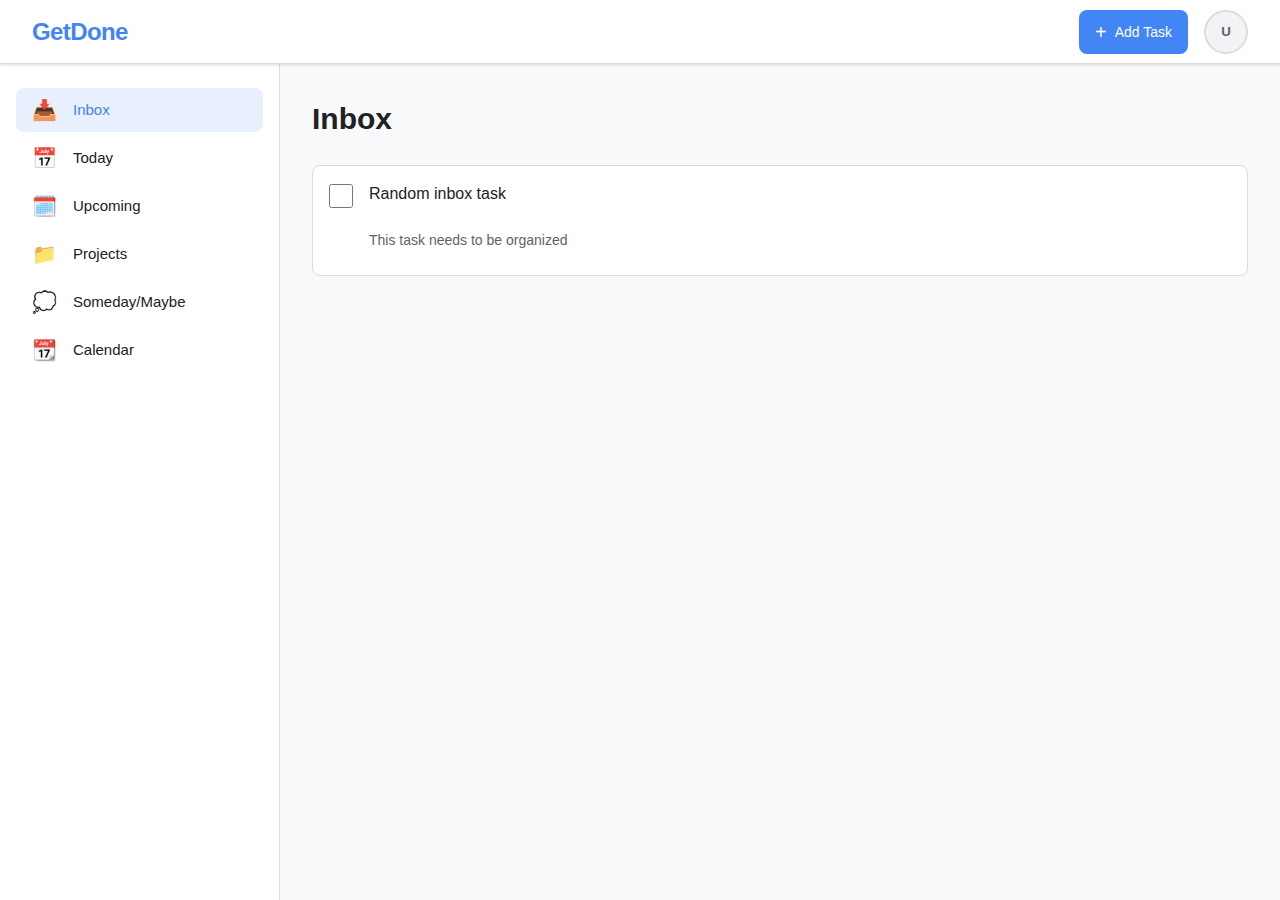
<file: index.html>
<!DOCTYPE html>
<html lang="en">
<head>
    <meta charset="UTF-8">
    <meta name="viewport" content="width=device-width, initial-scale=1.0">
    <meta name="description" content="GetDone - A modern task management application">
    <title>GetDone - Task Management</title>
    <link rel="icon" type="image/x-icon" href="favicon.ico">
    <link rel="stylesheet" href="styles.css">
</head>
<body>
    <div class="app-container">
        <header class="header" role="banner">
            <div class="header-left">
                <button class="menu-toggle" aria-label="Toggle navigation menu" aria-expanded="false" aria-controls="sidebar">
                    <span></span>
                    <span></span>
                    <span></span>
                </button>
                <h1 class="logo">GetDone</h1>
            </div>
            <div class="header-right">
                <button class="quick-add-btn" aria-label="Quick add task" title="Add new task">
                    <span aria-hidden="true">+</span><span>Add Task</span>
                </button>
                <button class="user-avatar" aria-label="User menu" tabindex="0" role="button" title="User profile">
                    <span aria-hidden="true">U</span>
                </button>
            </div>
        </header>

        <aside class="sidebar" id="sidebar" role="navigation" aria-label="Main navigation">
            <nav class="nav">
                <ul class="nav-list" role="list">
                    <li class="nav-item">
                        <a href="#inbox" class="nav-link" role="menuitem" tabindex="0" aria-label="Inbox">
                            <span class="nav-icon" aria-hidden="true">📥</span>
                            <span class="nav-text">Inbox</span>
                        </a>
                    </li>
                    <li class="nav-item">
                        <a href="#today" class="nav-link" role="menuitem" tabindex="0" aria-label="Today's tasks">
                            <span class="nav-icon" aria-hidden="true">📅</span>
                            <span class="nav-text">Today</span>
                        </a>
                    </li>
                    <li class="nav-item">
                        <a href="#upcoming" class="nav-link" role="menuitem" tabindex="0" aria-label="Upcoming tasks">
                            <span class="nav-icon" aria-hidden="true">🗓️</span>
                            <span class="nav-text">Upcoming</span>
                        </a>
                    </li>
                    <li class="nav-item">
                        <a href="#projects" class="nav-link" role="menuitem" tabindex="0" aria-label="Projects">
                            <span class="nav-icon" aria-hidden="true">📁</span>
                            <span class="nav-text">Projects</span>
                        </a>
                    </li>
                    <li class="nav-item">
                        <a href="#someday" class="nav-link" role="menuitem" tabindex="0" aria-label="Someday/Maybe tasks">
                            <span class="nav-icon" aria-hidden="true">💭</span>
                            <span class="nav-text">Someday/Maybe</span>
                        </a>
                    </li>
                    <li class="nav-item">
                        <a href="#calendar" class="nav-link" role="menuitem" tabindex="0" aria-label="Calendar view">
                            <span class="nav-icon" aria-hidden="true">📆</span>
                            <span class="nav-text">Calendar</span>
                        </a>
                    </li>
                </ul>
            </nav>
        </aside>

        <div class="sidebar-overlay" aria-hidden="true"></div>

        <main class="main-content" role="main" aria-label="Main content">
            <div class="content-area">
                <h2>Welcome to GetDone</h2>
                <p>Your tasks will appear here.</p>
            </div>
        </main>

        <div class="modal-container" id="modal-container" role="dialog" aria-modal="true" aria-hidden="true">
        </div>
    </div>

    <script src="data.js"></script>
    <script src="app.js"></script>
</body>
</html>
</file>
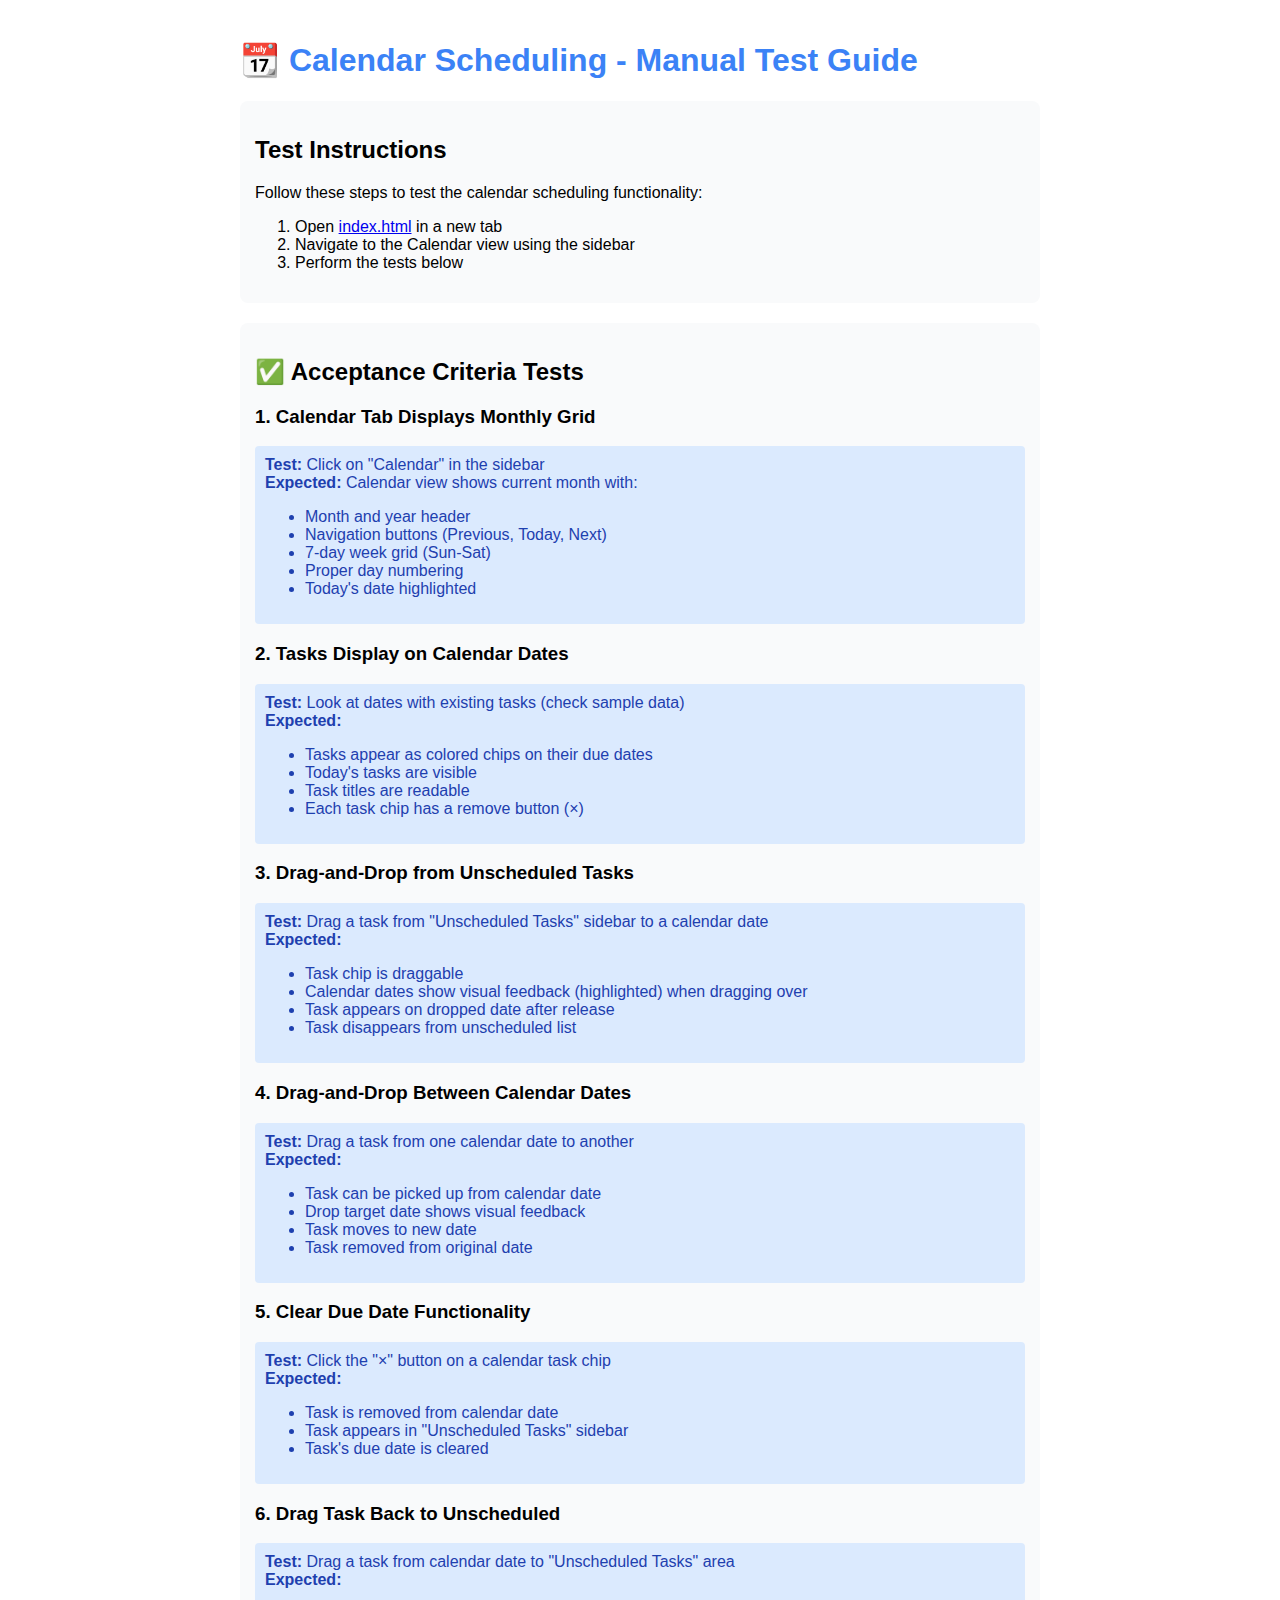
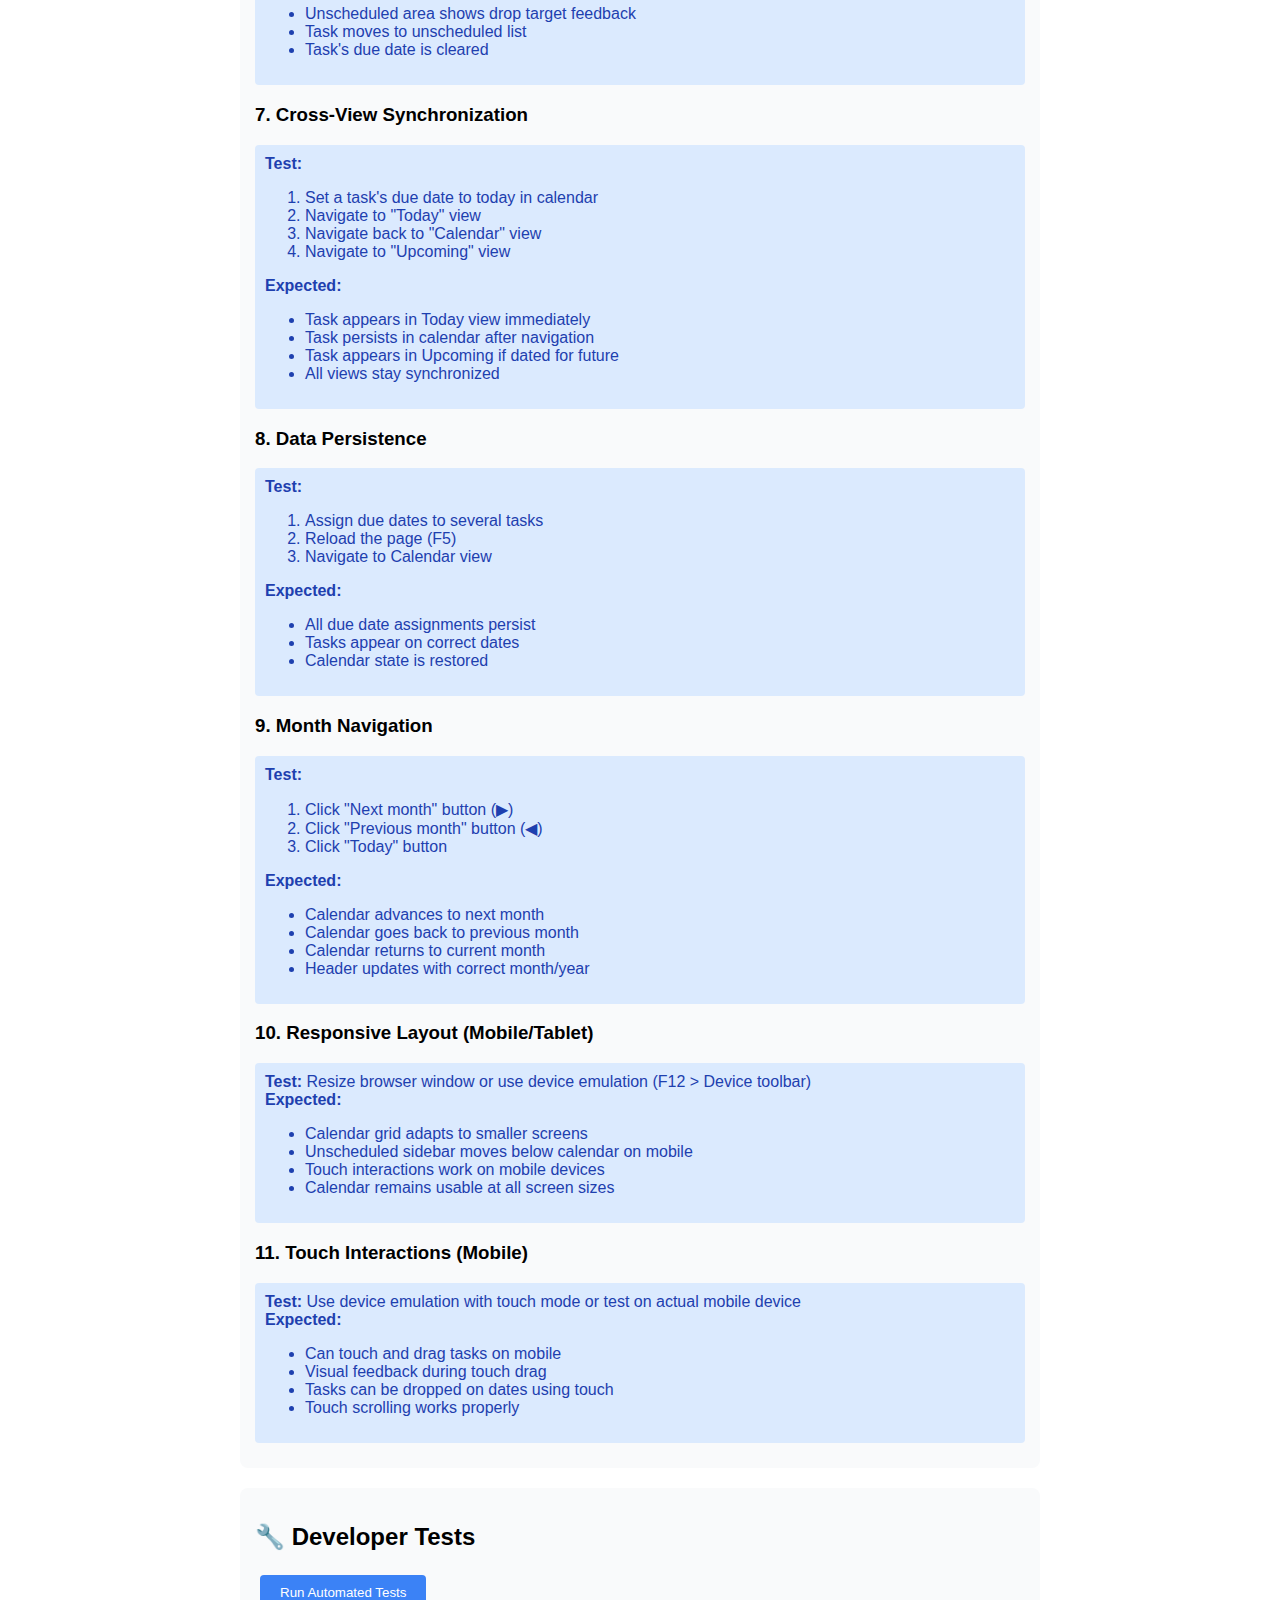
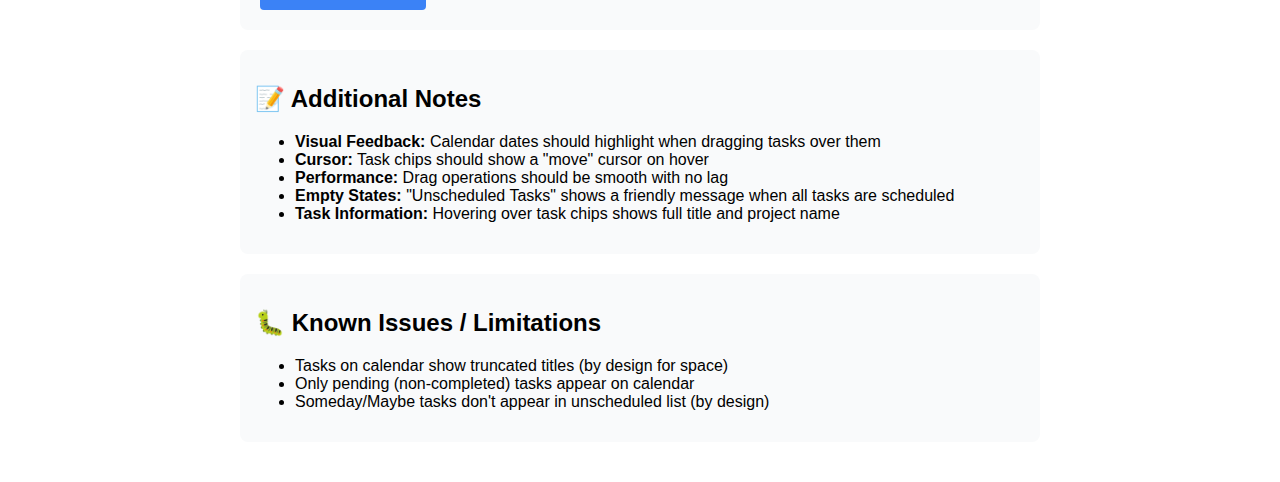
<file: calendar_test.html>
<!DOCTYPE html>
<html lang="en">
<head>
    <meta charset="UTF-8">
    <meta name="viewport" content="width=device-width, initial-scale=1.0">
    <title>Calendar Test - GetDone</title>
    <style>
        body {
            font-family: -apple-system, BlinkMacSystemFont, 'Segoe UI', 'Roboto', 'Oxygen', 
                         'Ubuntu', 'Cantarell', 'Fira Sans', 'Droid Sans', 'Helvetica Neue', 
                         sans-serif;
            padding: 20px;
            max-width: 800px;
            margin: 0 auto;
        }
        h1 {
            color: #3b82f6;
        }
        .test-section {
            margin: 20px 0;
            padding: 15px;
            background: #f9fafb;
            border-radius: 8px;
        }
        .test-result {
            margin: 10px 0;
            padding: 10px;
            border-radius: 4px;
        }
        .pass {
            background: #d1fae5;
            color: #065f46;
        }
        .fail {
            background: #fee2e2;
            color: #991b1b;
        }
        .info {
            background: #dbeafe;
            color: #1e40af;
        }
        button {
            padding: 10px 20px;
            background: #3b82f6;
            color: white;
            border: none;
            border-radius: 4px;
            cursor: pointer;
            margin: 5px;
        }
        button:hover {
            background: #2563eb;
        }
    </style>
</head>
<body>
    <h1>📆 Calendar Scheduling - Manual Test Guide</h1>
    
    <div class="test-section">
        <h2>Test Instructions</h2>
        <p>Follow these steps to test the calendar scheduling functionality:</p>
        <ol>
            <li>Open <a href="index.html" target="_blank">index.html</a> in a new tab</li>
            <li>Navigate to the Calendar view using the sidebar</li>
            <li>Perform the tests below</li>
        </ol>
    </div>

    <div class="test-section">
        <h2>✅ Acceptance Criteria Tests</h2>
        
        <h3>1. Calendar Tab Displays Monthly Grid</h3>
        <div class="test-result info">
            <strong>Test:</strong> Click on "Calendar" in the sidebar
            <br><strong>Expected:</strong> Calendar view shows current month with:
            <ul>
                <li>Month and year header</li>
                <li>Navigation buttons (Previous, Today, Next)</li>
                <li>7-day week grid (Sun-Sat)</li>
                <li>Proper day numbering</li>
                <li>Today's date highlighted</li>
            </ul>
        </div>

        <h3>2. Tasks Display on Calendar Dates</h3>
        <div class="test-result info">
            <strong>Test:</strong> Look at dates with existing tasks (check sample data)
            <br><strong>Expected:</strong> 
            <ul>
                <li>Tasks appear as colored chips on their due dates</li>
                <li>Today's tasks are visible</li>
                <li>Task titles are readable</li>
                <li>Each task chip has a remove button (×)</li>
            </ul>
        </div>

        <h3>3. Drag-and-Drop from Unscheduled Tasks</h3>
        <div class="test-result info">
            <strong>Test:</strong> Drag a task from "Unscheduled Tasks" sidebar to a calendar date
            <br><strong>Expected:</strong>
            <ul>
                <li>Task chip is draggable</li>
                <li>Calendar dates show visual feedback (highlighted) when dragging over</li>
                <li>Task appears on dropped date after release</li>
                <li>Task disappears from unscheduled list</li>
            </ul>
        </div>

        <h3>4. Drag-and-Drop Between Calendar Dates</h3>
        <div class="test-result info">
            <strong>Test:</strong> Drag a task from one calendar date to another
            <br><strong>Expected:</strong>
            <ul>
                <li>Task can be picked up from calendar date</li>
                <li>Drop target date shows visual feedback</li>
                <li>Task moves to new date</li>
                <li>Task removed from original date</li>
            </ul>
        </div>

        <h3>5. Clear Due Date Functionality</h3>
        <div class="test-result info">
            <strong>Test:</strong> Click the "×" button on a calendar task chip
            <br><strong>Expected:</strong>
            <ul>
                <li>Task is removed from calendar date</li>
                <li>Task appears in "Unscheduled Tasks" sidebar</li>
                <li>Task's due date is cleared</li>
            </ul>
        </div>

        <h3>6. Drag Task Back to Unscheduled</h3>
        <div class="test-result info">
            <strong>Test:</strong> Drag a task from calendar date to "Unscheduled Tasks" area
            <br><strong>Expected:</strong>
            <ul>
                <li>Unscheduled area shows drop target feedback</li>
                <li>Task moves to unscheduled list</li>
                <li>Task's due date is cleared</li>
            </ul>
        </div>

        <h3>7. Cross-View Synchronization</h3>
        <div class="test-result info">
            <strong>Test:</strong> 
            <ol>
                <li>Set a task's due date to today in calendar</li>
                <li>Navigate to "Today" view</li>
                <li>Navigate back to "Calendar" view</li>
                <li>Navigate to "Upcoming" view</li>
            </ol>
            <strong>Expected:</strong>
            <ul>
                <li>Task appears in Today view immediately</li>
                <li>Task persists in calendar after navigation</li>
                <li>Task appears in Upcoming if dated for future</li>
                <li>All views stay synchronized</li>
            </ul>
        </div>

        <h3>8. Data Persistence</h3>
        <div class="test-result info">
            <strong>Test:</strong> 
            <ol>
                <li>Assign due dates to several tasks</li>
                <li>Reload the page (F5)</li>
                <li>Navigate to Calendar view</li>
            </ol>
            <strong>Expected:</strong>
            <ul>
                <li>All due date assignments persist</li>
                <li>Tasks appear on correct dates</li>
                <li>Calendar state is restored</li>
            </ul>
        </div>

        <h3>9. Month Navigation</h3>
        <div class="test-result info">
            <strong>Test:</strong> 
            <ol>
                <li>Click "Next month" button (▶)</li>
                <li>Click "Previous month" button (◀)</li>
                <li>Click "Today" button</li>
            </ol>
            <strong>Expected:</strong>
            <ul>
                <li>Calendar advances to next month</li>
                <li>Calendar goes back to previous month</li>
                <li>Calendar returns to current month</li>
                <li>Header updates with correct month/year</li>
            </ul>
        </div>

        <h3>10. Responsive Layout (Mobile/Tablet)</h3>
        <div class="test-result info">
            <strong>Test:</strong> Resize browser window or use device emulation (F12 > Device toolbar)
            <br><strong>Expected:</strong>
            <ul>
                <li>Calendar grid adapts to smaller screens</li>
                <li>Unscheduled sidebar moves below calendar on mobile</li>
                <li>Touch interactions work on mobile devices</li>
                <li>Calendar remains usable at all screen sizes</li>
            </ul>
        </div>

        <h3>11. Touch Interactions (Mobile)</h3>
        <div class="test-result info">
            <strong>Test:</strong> Use device emulation with touch mode or test on actual mobile device
            <br><strong>Expected:</strong>
            <ul>
                <li>Can touch and drag tasks on mobile</li>
                <li>Visual feedback during touch drag</li>
                <li>Tasks can be dropped on dates using touch</li>
                <li>Touch scrolling works properly</li>
            </ul>
        </div>
    </div>

    <div class="test-section">
        <h2>🔧 Developer Tests</h2>
        <button onclick="runDevTests()">Run Automated Tests</button>
        <div id="dev-test-results"></div>
    </div>

    <script>
        function runDevTests() {
            const resultsDiv = document.getElementById('dev-test-results');
            let results = '<h3>Automated Test Results:</h3>';
            
            // Test 1: Check if calendar functions exist
            const testResults = [];
            
            testResults.push({
                name: 'Calendar functions defined',
                pass: typeof navigateCalendar === 'function' && 
                      typeof navigateCalendarToday === 'function'
            });
            
            // Test 2: Check calendar view render
            try {
                const calendarHtml = '<div class="calendar-container">TEST</div>';
                testResults.push({
                    name: 'Calendar HTML structure',
                    pass: calendarHtml.includes('calendar-container')
                });
            } catch (e) {
                testResults.push({
                    name: 'Calendar HTML structure',
                    pass: false,
                    error: e.message
                });
            }
            
            // Display results
            testResults.forEach(test => {
                results += `<div class="test-result ${test.pass ? 'pass' : 'fail'}">
                    ${test.pass ? '✅' : '❌'} ${test.name}
                    ${test.error ? `<br>Error: ${test.error}` : ''}
                </div>`;
            });
            
            resultsDiv.innerHTML = results;
        }
    </script>

    <div class="test-section">
        <h2>📝 Additional Notes</h2>
        <ul>
            <li><strong>Visual Feedback:</strong> Calendar dates should highlight when dragging tasks over them</li>
            <li><strong>Cursor:</strong> Task chips should show a "move" cursor on hover</li>
            <li><strong>Performance:</strong> Drag operations should be smooth with no lag</li>
            <li><strong>Empty States:</strong> "Unscheduled Tasks" shows a friendly message when all tasks are scheduled</li>
            <li><strong>Task Information:</strong> Hovering over task chips shows full title and project name</li>
        </ul>
    </div>

    <div class="test-section">
        <h2>🐛 Known Issues / Limitations</h2>
        <ul>
            <li>Tasks on calendar show truncated titles (by design for space)</li>
            <li>Only pending (non-completed) tasks appear on calendar</li>
            <li>Someday/Maybe tasks don't appear in unscheduled list (by design)</li>
        </ul>
    </div>
</body>
</html>
</file>
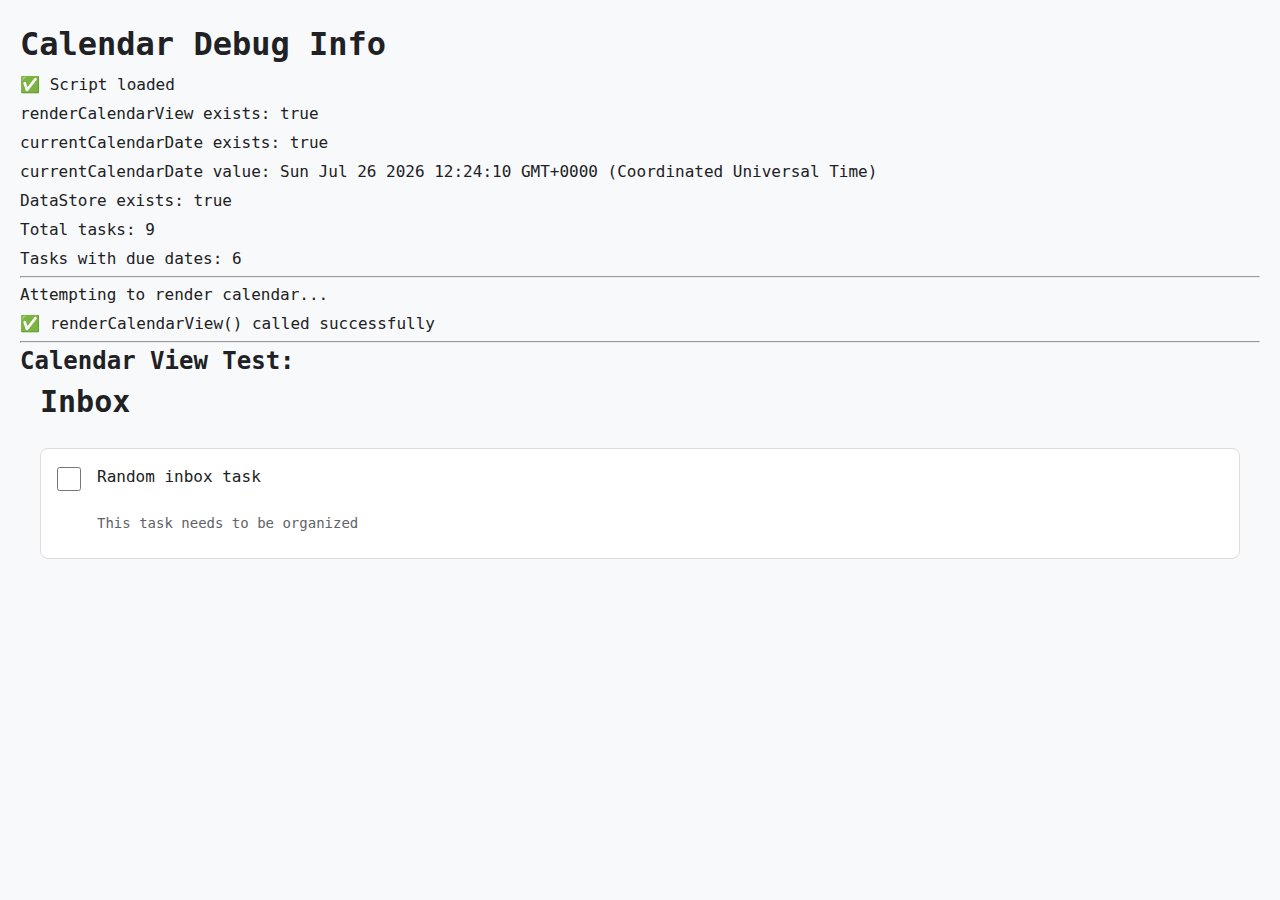
<file: debug_calendar.html>
<!DOCTYPE html>
<html lang="en">
<head>
    <meta charset="UTF-8">
    <meta name="viewport" content="width=device-width, initial-scale=1.0">
    <title>Calendar Debug - GetDone</title>
    <link rel="stylesheet" href="styles.css">
</head>
<body>
    <div style="padding: 20px; font-family: monospace;">
        <h1>Calendar Debug Info</h1>
        <div id="debug-output"></div>
        <hr>
        <h2>Calendar View Test:</h2>
        <div class="content-area" id="calendar-area"></div>
    </div>

    <script src="data.js"></script>
    <script src="app.js"></script>
    <script>
        const debugOutput = document.getElementById('debug-output');
        
        function log(message) {
            debugOutput.innerHTML += `<div style="margin: 5px 0;">${message}</div>`;
            console.log(message);
        }
        
        // Check if functions exist
        log('✅ Script loaded');
        log(`renderCalendarView exists: ${typeof renderCalendarView === 'function'}`);
        log(`currentCalendarDate exists: ${typeof currentCalendarDate !== 'undefined'}`);
        log(`currentCalendarDate value: ${currentCalendarDate}`);
        log(`DataStore exists: ${typeof DataStore !== 'undefined'}`);
        
        if (typeof DataStore !== 'undefined') {
            DataStore.initialize();
            const tasks = DataStore.getAllTasks();
            log(`Total tasks: ${tasks.length}`);
            const tasksWithDates = tasks.filter(t => t.dueDate);
            log(`Tasks with due dates: ${tasksWithDates.length}`);
        }
        
        // Try to render calendar
        log('<hr>');
        log('Attempting to render calendar...');
        try {
            if (typeof renderCalendarView === 'function') {
                renderCalendarView();
                log('✅ renderCalendarView() called successfully');
            } else {
                log('❌ renderCalendarView is not a function');
            }
        } catch (e) {
            log(`❌ Error rendering calendar: ${e.message}`);
            log(`Stack: ${e.stack}`);
        }
    </script>
</body>
</html>
</file>
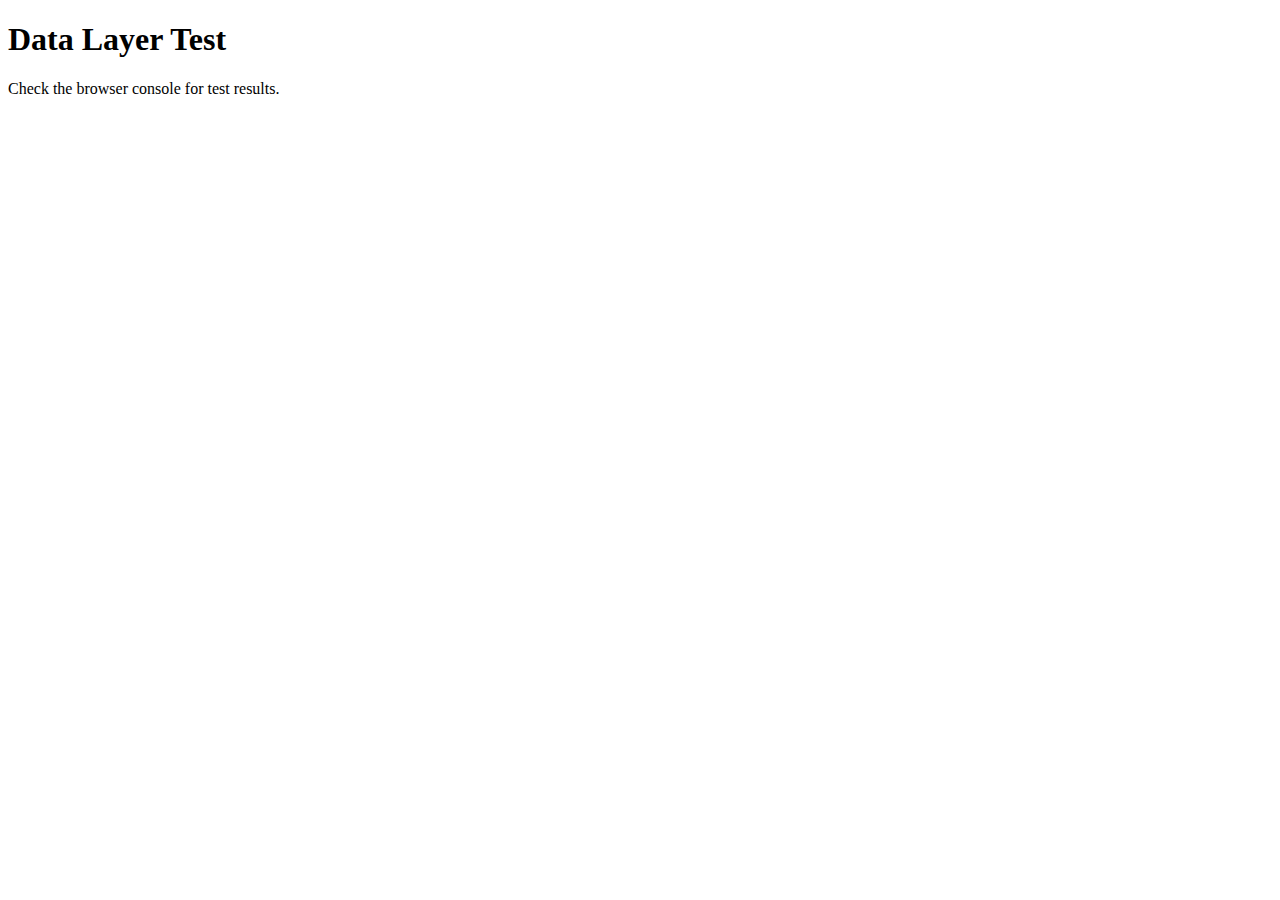
<file: test.html>
<!DOCTYPE html>
<html lang="en">
<head>
    <meta charset="UTF-8">
    <meta name="viewport" content="width=device-width, initial-scale=1.0">
    <title>Data Layer Test</title>
</head>
<body>
    <h1>Data Layer Test</h1>
    <p>Check the browser console for test results.</p>
    
    <script src="data.js"></script>
    <script>
        console.log('%c=== Data Layer Tests ===', 'color: blue; font-weight: bold; font-size: 16px;');
        
        console.log('\n1. Initialize DataStore (first run)');
        DataStore.initialize();
        
        console.log('\n2. Get all tasks:', DataStore.getAllTasks().length, 'tasks found');
        console.log('   Task titles:', DataStore.getAllTasks().map(t => t.title));
        
        console.log('\n3. Get all projects:', DataStore.getAllProjects().length, 'projects found');
        console.log('   Project names:', DataStore.getAllProjects().map(p => p.name));
        
        console.log('\n4. Get inbox tasks:', DataStore.getInboxTasks().length, 'tasks');
        console.log('   Inbox task titles:', DataStore.getInboxTasks().map(t => t.title));
        
        console.log('\n5. Get today tasks:', DataStore.getTodayTasks().length, 'tasks');
        console.log('   Today task titles:', DataStore.getTodayTasks().map(t => t.title));
        
        console.log('\n6. Get upcoming tasks:', DataStore.getUpcomingTasks().length, 'tasks');
        console.log('   Upcoming task titles:', DataStore.getUpcomingTasks().map(t => t.title));
        
        console.log('\n7. Get someday tasks:', DataStore.getSomedayTasks().length, 'tasks');
        console.log('   Someday task titles:', DataStore.getSomedayTasks().map(t => t.title));
        
        console.log('\n8. Get all tags:', DataStore.getAllTags());
        
        const projects = DataStore.getAllProjects();
        if (projects.length > 0) {
            const projectTasks = DataStore.getTasksByProject(projects[0].id);
            console.log('\n9. Get tasks by project "' + projects[0].name + '":', projectTasks.length, 'tasks');
            console.log('   Task titles:', projectTasks.map(t => t.title));
        }
        
        const tags = DataStore.getAllTags();
        if (tags.length > 0) {
            const taggedTasks = DataStore.getTasksByTag(tags[0]);
            console.log('\n10. Get tasks by tag "' + tags[0] + '":', taggedTasks.length, 'tasks');
            console.log('    Task titles:', taggedTasks.map(t => t.title));
        }
        
        console.log('\n%c=== Testing CRUD Operations ===', 'color: green; font-weight: bold;');
        
        console.log('\n11. Add new task');
        const newTask = DataStore.addTask({
            title: 'Test Task from Browser',
            notes: 'This is a test',
            tags: ['test', 'automated']
        });
        console.log('    Created task:', newTask.id, '-', newTask.title);
        
        console.log('\n12. Update task');
        const updatedTask = DataStore.updateTask(newTask.id, {
            title: 'Updated Test Task',
            status: 'completed'
        });
        console.log('    Updated task:', updatedTask.title, '- Status:', updatedTask.status);
        
        console.log('\n13. Get task by ID');
        const fetchedTask = DataStore.getTask(newTask.id);
        console.log('    Fetched task:', fetchedTask ? fetchedTask.title : 'NOT FOUND');
        
        console.log('\n14. Delete task');
        const deleted = DataStore.deleteTask(newTask.id);
        console.log('    Task deleted:', deleted);
        
        console.log('\n15. Verify task is deleted');
        const shouldBeNull = DataStore.getTask(newTask.id);
        console.log('    Task still exists:', shouldBeNull !== null);
        
        console.log('\n16. Add new project');
        const newProject = DataStore.addProject({ name: 'Test Project' });
        console.log('    Created project:', newProject.id, '-', newProject.name);
        
        console.log('\n17. Update project');
        const updatedProject = DataStore.updateProject(newProject.id, { name: 'Updated Test Project' });
        console.log('    Updated project:', updatedProject.name);
        
        console.log('\n18. Delete project');
        const projectDeleted = DataStore.deleteProject(newProject.id);
        console.log('    Project deleted:', projectDeleted);
        
        console.log('\n19. Test event subscription');
        let eventReceived = false;
        const unsubscribe = DataStore.subscribe((event) => {
            eventReceived = true;
            console.log('    Event received:', event.type);
        });
        
        DataStore.addTask({ title: 'Event Test Task' });
        console.log('    Event system working:', eventReceived);
        unsubscribe();
        
        console.log('\n20. Test persistence - Check localStorage');
        const taskCountBefore = DataStore.getAllTasks().length;
        console.log('    Tasks in memory:', taskCountBefore);
        
        const savedData = localStorage.getItem('getdone_app_state');
        console.log('    Data saved to localStorage:', savedData !== null);
        console.log('    Data size:', savedData ? savedData.length + ' characters' : 'N/A');
        
        console.log('\n%c=== All Tests Complete ===', 'color: purple; font-weight: bold; font-size: 16px;');
        console.log('%c✓ Data models defined correctly', 'color: green;');
        console.log('%c✓ LocalStorage persistence working', 'color: green;');
        console.log('%c✓ Sample data seeded on first run', 'color: green;');
        console.log('%c✓ Query helpers functioning', 'color: green;');
        console.log('%c✓ CRUD operations working', 'color: green;');
        console.log('%c✓ Event system operational', 'color: green;');
        console.log('\n%cData layer implementation successful! Reload the page to test persistence.', 'color: blue; font-size: 14px;');
    </script>
</body>
</html>
</file>
<file: styles.css>
/* CSS Reset */
*, *::before, *::after {
    margin: 0;
    padding: 0;
    box-sizing: border-box;
}

html {
    font-size: 16px;
}

body {
    margin: 0;
    padding: 0;
    overflow-x: hidden;
}

ul {
    list-style: none;
}

a {
    text-decoration: none;
    color: inherit;
}

button {
    border: none;
    background: none;
    cursor: pointer;
    font-family: inherit;
}

/* CSS Variables - Light Theme */
:root {
    /* Primary Colors - Google Blue */
    --color-primary: #4285F4;
    --color-primary-hover: #3275E4;
    --color-primary-light: #E8F0FE;
    
    /* Accent Color - Google Red */
    --color-accent: #EA4335;
    --color-accent-hover: #D93025;
    --color-accent-light: #FCE8E6;
    
    /* Neutral Colors */
    --color-bg: #ffffff;
    --color-bg-secondary: #f8f9fa;
    --color-bg-tertiary: #f1f3f4;
    --color-border: #dadce0;
    --color-text-primary: #202124;
    --color-text-secondary: #5f6368;
    --color-text-tertiary: #80868b;
    
    /* Shadows - Material Design inspired */
    --shadow-sm: 0 1px 2px 0 rgba(60, 64, 67, 0.1), 0 1px 3px 1px rgba(60, 64, 67, 0.05);
    --shadow-md: 0 1px 3px 0 rgba(60, 64, 67, 0.15), 0 4px 8px 3px rgba(60, 64, 67, 0.08);
    --shadow-lg: 0 8px 12px 0 rgba(60, 64, 67, 0.15), 0 4px 4px 0 rgba(60, 64, 67, 0.1);
    
    /* Spacing */
    --spacing-xs: 0.25rem;
    --spacing-sm: 0.5rem;
    --spacing-md: 1rem;
    --spacing-lg: 1.5rem;
    --spacing-xl: 2rem;
    --spacing-xxl: 3rem;
    
    /* Border Radius */
    --radius-sm: 0.25rem;
    --radius-md: 0.5rem;
    --radius-lg: 0.75rem;
    --radius-xl: 1rem;
    --radius-full: 9999px;
    
    /* Layout */
    --sidebar-width: 280px;
    --header-height: 64px;
    
    /* Transitions */
    --transition-fast: 150ms cubic-bezier(0.4, 0, 0.2, 1);
    --transition-base: 250ms cubic-bezier(0.4, 0, 0.2, 1);
    --transition-slow: 350ms cubic-bezier(0.4, 0, 0.2, 1);
    
    /* Touch targets */
    --tap-target-size: 44px;
}

/* Typography - Modern Sans-Serif Font Stack */
body {
    font-family: -apple-system, BlinkMacSystemFont, 'Segoe UI', 'Roboto', 'Oxygen', 
                 'Ubuntu', 'Cantarell', 'Fira Sans', 'Droid Sans', 'Helvetica Neue', 
                 sans-serif;
    -webkit-font-smoothing: antialiased;
    -moz-osx-font-smoothing: grayscale;
    color: var(--color-text-primary);
    background-color: var(--color-bg-secondary);
    line-height: 1.5;
}

/* App Container - Grid Layout */
.app-container {
    display: grid;
    grid-template-columns: var(--sidebar-width) 1fr;
    grid-template-rows: var(--header-height) 1fr;
    grid-template-areas:
        "header header"
        "sidebar main";
    min-height: 100vh;
}

/* Header */
.header {
    grid-area: header;
    display: flex;
    align-items: center;
    justify-content: space-between;
    padding: 0 var(--spacing-xl);
    background-color: var(--color-bg);
    border-bottom: 1px solid var(--color-border);
    box-shadow: var(--shadow-sm);
    z-index: 100;
}

.header-left,
.header-right {
    display: flex;
    align-items: center;
    gap: var(--spacing-md);
}

.logo {
    font-size: 1.5rem;
    font-weight: 700;
    color: var(--color-primary);
    letter-spacing: -0.025em;
}

.quick-add-btn {
    display: flex;
    align-items: center;
    gap: var(--spacing-sm);
    padding: var(--spacing-sm) var(--spacing-md);
    background-color: var(--color-primary);
    color: white;
    border-radius: var(--radius-md);
    font-weight: 500;
    font-size: 0.875rem;
    transition: background-color var(--transition-fast), transform var(--transition-fast), box-shadow var(--transition-fast);
    min-height: var(--tap-target-size);
}

.quick-add-btn:hover {
    background-color: var(--color-primary-hover);
    transform: translateY(-1px);
    box-shadow: var(--shadow-md);
}

.quick-add-btn:active {
    transform: translateY(0);
}

.quick-add-btn:focus-visible {
    outline: 2px solid var(--color-primary);
    outline-offset: 2px;
}

.quick-add-btn span:first-child {
    font-size: 1.25rem;
    line-height: 1;
}

.user-avatar {
    width: var(--tap-target-size);
    height: var(--tap-target-size);
    border-radius: var(--radius-full);
    background-color: var(--color-bg-tertiary);
    display: flex;
    align-items: center;
    justify-content: center;
    font-weight: 600;
    color: var(--color-text-secondary);
    border: 2px solid var(--color-border);
    cursor: pointer;
    transition: background-color var(--transition-fast), border-color var(--transition-fast);
}

.user-avatar:hover {
    background-color: var(--color-primary-light);
    border-color: var(--color-primary);
}

.user-avatar:focus-visible {
    outline: 2px solid var(--color-primary);
    outline-offset: 2px;
}

/* Sidebar */
.sidebar {
    grid-area: sidebar;
    background-color: var(--color-bg);
    border-right: 1px solid var(--color-border);
    padding: var(--spacing-lg) 0;
    overflow-y: auto;
}

.nav {
    width: 100%;
}

.nav-list {
    display: flex;
    flex-direction: column;
    gap: var(--spacing-xs);
    padding: 0 var(--spacing-md);
}

.nav-item {
    width: 100%;
}

.nav-link {
    display: flex;
    align-items: center;
    gap: var(--spacing-md);
    padding: var(--spacing-sm) var(--spacing-md);
    border-radius: var(--radius-md);
    color: var(--color-text-primary);
    transition: background-color var(--transition-fast), color var(--transition-fast), transform var(--transition-fast);
    min-height: var(--tap-target-size);
}

.nav-link:hover {
    background-color: var(--color-bg-secondary);
}

.nav-link:active,
.nav-link.active {
    background-color: var(--color-primary-light);
    color: var(--color-primary);
    font-weight: 600;
}

.nav-link:focus-visible {
    outline: 2px solid var(--color-primary);
    outline-offset: 2px;
}

.nav-link.drag-over {
    background-color: var(--color-primary-light);
    border: 2px dashed var(--color-primary);
    transform: scale(1.02);
}

.nav-icon {
    font-size: 1.25rem;
    line-height: 1;
}

.nav-text {
    font-size: 0.9375rem;
    font-weight: 500;
}

/* Main Content */
.main-content {
    grid-area: main;
    padding: var(--spacing-xl);
    overflow-y: auto;
}

.content-area {
    max-width: 1200px;
    margin: 0 auto;
}

.content-area h2 {
    font-size: 1.875rem;
    font-weight: 700;
    margin-bottom: var(--spacing-md);
    color: var(--color-text-primary);
}

.content-area p {
    color: var(--color-text-secondary);
    font-size: 1rem;
}

/* Modal Container */
.modal-container {
    display: none;
    position: fixed;
    top: 0;
    left: 0;
    width: 100%;
    height: 100%;
    background-color: rgba(0, 0, 0, 0);
    z-index: 1000;
    align-items: center;
    justify-content: center;
    transition: background-color var(--transition-base);
}

.modal-container.active {
    display: flex;
    animation: fadeIn var(--transition-base) ease-out;
    background-color: rgba(0, 0, 0, 0.5);
}

@keyframes fadeIn {
    from {
        background-color: rgba(0, 0, 0, 0);
    }
    to {
        background-color: rgba(0, 0, 0, 0.5);
    }
}

/* Task List */
.task-list {
    display: flex;
    flex-direction: column;
    gap: var(--spacing-sm);
    margin-top: var(--spacing-lg);
}

.task-item {
    display: flex;
    gap: var(--spacing-md);
    padding: var(--spacing-md);
    background-color: var(--color-bg);
    border: 1px solid var(--color-border);
    border-radius: var(--radius-md);
    transition: box-shadow var(--transition-fast), border-color var(--transition-fast), transform var(--transition-fast);
}

.task-item:hover {
    box-shadow: var(--shadow-md);
    border-color: var(--color-primary);
    transform: translateY(-1px);
}

.task-item:focus-within {
    outline: 2px solid var(--color-primary);
    outline-offset: 2px;
}

.task-checkbox-wrapper {
    display: flex;
    align-items: flex-start;
    padding-top: 2px;
}

.task-checkbox {
    width: 24px;
    height: 24px;
    cursor: pointer;
    accent-color: var(--color-primary);
    transition: transform var(--transition-fast);
}

.task-checkbox:hover {
    transform: scale(1.1);
}

.task-checkbox:focus-visible {
    outline: 2px solid var(--color-primary);
    outline-offset: 2px;
}

.task-content {
    flex: 1;
    min-width: 0;
}

.task-title-row {
    display: flex;
    justify-content: space-between;
    align-items: flex-start;
    gap: var(--spacing-md);
    margin-bottom: var(--spacing-xs);
}

.task-title {
    font-size: 1rem;
    font-weight: 500;
    color: var(--color-text-primary);
    word-wrap: break-word;
}

.task-title.completed {
    text-decoration: line-through;
    color: var(--color-text-tertiary);
}

.task-actions {
    display: flex;
    gap: var(--spacing-xs);
    opacity: 0;
    transition: opacity var(--transition-fast);
}

.task-item:hover .task-actions,
.task-item:focus-within .task-actions {
    opacity: 1;
}

@media (max-width: 768px) {
    .task-actions {
        opacity: 1;
    }
}

.task-action-btn {
    padding: var(--spacing-xs);
    background: none;
    border: none;
    font-size: 1.25rem;
    cursor: pointer;
    opacity: 0.6;
    transition: opacity var(--transition-fast), transform var(--transition-fast), background-color var(--transition-fast);
    min-width: var(--tap-target-size);
    min-height: var(--tap-target-size);
    display: flex;
    align-items: center;
    justify-content: center;
    border-radius: var(--radius-md);
}

.task-action-btn:hover {
    opacity: 1;
    background-color: var(--color-bg-secondary);
    transform: scale(1.1);
}

.task-action-btn:focus-visible {
    outline: 2px solid var(--color-primary);
    outline-offset: 2px;
}

.task-notes {
    font-size: 0.875rem;
    color: var(--color-text-secondary);
    margin-bottom: var(--spacing-sm);
    line-height: 1.5;
}

.task-meta {
    display: flex;
    flex-wrap: wrap;
    gap: var(--spacing-md);
    align-items: center;
    font-size: 0.875rem;
    color: var(--color-text-secondary);
}

.task-due-date,
.task-project {
    display: flex;
    align-items: center;
    gap: var(--spacing-xs);
}

.task-tags {
    display: flex;
    flex-wrap: wrap;
    gap: var(--spacing-xs);
}

.tag-chip {
    padding: 2px 8px;
    background-color: var(--color-bg-tertiary);
    color: var(--color-text-secondary);
    border-radius: var(--radius-full);
    font-size: 0.75rem;
    font-weight: 500;
    display: inline-flex;
    align-items: center;
    gap: 4px;
}

.tag-chip.clickable {
    cursor: pointer;
    transition: background-color var(--transition-fast), transform var(--transition-fast), color var(--transition-fast);
}

.tag-chip.clickable:hover {
    background-color: var(--color-primary-light);
    color: var(--color-primary);
    transform: translateY(-1px);
}

.tag-chip.clickable:focus-visible {
    outline: 2px solid var(--color-primary);
    outline-offset: 2px;
}

.remove-tag-btn {
    background: none;
    border: none;
    color: var(--color-text-secondary);
    cursor: pointer;
    padding: 0;
    font-size: 1rem;
    line-height: 1;
    opacity: 0.6;
    transition: opacity var(--transition-fast), color var(--transition-fast), transform var(--transition-fast);
}

.remove-tag-btn:hover {
    opacity: 1;
    color: var(--color-accent);
    transform: scale(1.2);
}

.remove-tag-btn:focus-visible {
    outline: 2px solid var(--color-primary);
    outline-offset: 2px;
}

/* Empty State */
.empty-state {
    display: flex;
    flex-direction: column;
    align-items: center;
    justify-content: center;
    padding: var(--spacing-xl) var(--spacing-md);
    margin-top: var(--spacing-xl);
    text-align: center;
}

.empty-state-icon {
    font-size: 4rem;
    margin-bottom: var(--spacing-md);
    opacity: 0.5;
}

.empty-state-message {
    font-size: 1rem;
    color: var(--color-text-secondary);
    max-width: 400px;
}

/* Projects View */
.projects-container {
    display: grid;
    grid-template-columns: 300px 1fr;
    gap: var(--spacing-xl);
    margin-top: var(--spacing-lg);
}

.projects-list {
    display: flex;
    flex-direction: column;
    gap: var(--spacing-xs);
}

.project-item {
    padding: var(--spacing-md);
    background-color: var(--color-bg);
    border: 1px solid var(--color-border);
    border-radius: var(--radius-md);
    cursor: pointer;
    transition: background-color var(--transition-fast), border-color var(--transition-fast), transform var(--transition-fast), box-shadow var(--transition-fast);
}

.project-item:hover {
    background-color: var(--color-bg-secondary);
    transform: translateX(4px);
    box-shadow: var(--shadow-sm);
}

.project-item.selected {
    background-color: var(--color-primary-light);
    border-color: var(--color-primary);
}

.project-item:focus-visible {
    outline: 2px solid var(--color-primary);
    outline-offset: 2px;
}

.project-header {
    display: flex;
    align-items: center;
    gap: var(--spacing-md);
}

.project-icon {
    font-size: 1.25rem;
}

.project-name {
    flex: 1;
    font-weight: 500;
    color: var(--color-text-primary);
}

.project-count {
    padding: 2px 8px;
    background-color: var(--color-bg-tertiary);
    color: var(--color-text-secondary);
    border-radius: var(--radius-full);
    font-size: 0.75rem;
    font-weight: 600;
}

.project-tasks {
    padding: var(--spacing-lg);
    background-color: var(--color-bg);
    border: 1px solid var(--color-border);
    border-radius: var(--radius-md);
}

.project-tasks h3 {
    font-size: 1.25rem;
    font-weight: 600;
    margin-bottom: var(--spacing-md);
    color: var(--color-text-primary);
}

.project-tasks-placeholder {
    display: flex;
    align-items: center;
    justify-content: center;
    min-height: 400px;
}

/* Modal */
.modal {
    background-color: var(--color-bg);
    border-radius: var(--radius-lg);
    box-shadow: var(--shadow-lg);
    width: 90%;
    max-width: 500px;
    max-height: 90vh;
    overflow-y: auto;
    animation: modalSlideIn var(--transition-slow) cubic-bezier(0.16, 1, 0.3, 1);
}

@keyframes modalSlideIn {
    from {
        opacity: 0;
        transform: scale(0.95) translateY(-20px);
    }
    to {
        opacity: 1;
        transform: scale(1) translateY(0);
    }
}

.modal-header {
    display: flex;
    justify-content: space-between;
    align-items: center;
    padding: var(--spacing-lg);
    border-bottom: 1px solid var(--color-border);
}

.modal-header h3 {
    font-size: 1.25rem;
    font-weight: 600;
    color: var(--color-text-primary);
}

.modal-close-btn {
    width: var(--tap-target-size);
    height: var(--tap-target-size);
    display: flex;
    align-items: center;
    justify-content: center;
    border-radius: var(--radius-md);
    font-size: 1.25rem;
    color: var(--color-text-secondary);
    transition: background-color var(--transition-fast), color var(--transition-fast), transform var(--transition-fast);
}

.modal-close-btn:hover {
    background-color: var(--color-bg-secondary);
    color: var(--color-text-primary);
    transform: scale(1.1);
}

.modal-close-btn:focus-visible {
    outline: 2px solid var(--color-primary);
    outline-offset: 2px;
}

.modal-form {
    padding: var(--spacing-lg);
}

.form-group {
    margin-bottom: var(--spacing-lg);
}

.form-group label {
    display: block;
    margin-bottom: var(--spacing-sm);
    font-weight: 500;
    font-size: 0.875rem;
    color: var(--color-text-primary);
}

.form-group input[type="text"],
.form-group input[type="date"],
.form-group textarea,
.form-group select {
    width: 100%;
    padding: var(--spacing-sm) var(--spacing-md);
    border: 2px solid var(--color-border);
    border-radius: var(--radius-md);
    font-family: inherit;
    font-size: 0.9375rem;
    color: var(--color-text-primary);
    background-color: var(--color-bg);
    transition: border-color var(--transition-fast), box-shadow var(--transition-fast), background-color var(--transition-fast);
    min-height: var(--tap-target-size);
}

.form-group input[type="text"]:hover,
.form-group input[type="date"]:hover,
.form-group textarea:hover,
.form-group select:hover {
    border-color: var(--color-text-tertiary);
}

.form-group input[type="text"]:focus,
.form-group input[type="date"]:focus,
.form-group textarea:focus,
.form-group select:focus {
    outline: none;
    border-color: var(--color-primary);
    box-shadow: 0 0 0 3px var(--color-primary-light);
    background-color: var(--color-bg);
}

.form-group textarea {
    resize: vertical;
    min-height: 80px;
}

.modal-actions {
    display: flex;
    justify-content: flex-end;
    gap: var(--spacing-md);
    padding-top: var(--spacing-md);
    border-top: 1px solid var(--color-border);
}

.btn {
    padding: var(--spacing-sm) var(--spacing-lg);
    border-radius: var(--radius-md);
    font-weight: 500;
    font-size: 0.9375rem;
    transition: background-color var(--transition-fast), color var(--transition-fast), transform var(--transition-fast), box-shadow var(--transition-fast);
    cursor: pointer;
    border: none;
    min-height: var(--tap-target-size);
    display: inline-flex;
    align-items: center;
    justify-content: center;
}

.btn-primary {
    background-color: var(--color-primary);
    color: white;
}

.btn-primary:hover {
    background-color: var(--color-primary-hover);
    transform: translateY(-1px);
    box-shadow: var(--shadow-md);
}

.btn-primary:active {
    transform: translateY(0);
}

.btn-primary:focus-visible {
    outline: 2px solid var(--color-primary);
    outline-offset: 2px;
}

.btn-secondary {
    background-color: var(--color-bg-secondary);
    color: var(--color-text-primary);
    border: 2px solid var(--color-border);
}

.btn-secondary:hover {
    background-color: var(--color-bg-tertiary);
    border-color: var(--color-text-tertiary);
}

.btn-secondary:focus-visible {
    outline: 2px solid var(--color-primary);
    outline-offset: 2px;
}

/* Filter Bar */
.filter-bar {
    display: flex;
    align-items: center;
    gap: var(--spacing-md);
    padding: var(--spacing-md);
    background-color: var(--color-primary-light);
    border: 1px solid var(--color-primary);
    border-radius: var(--radius-md);
    margin-bottom: var(--spacing-md);
}

.filter-label {
    font-size: 0.875rem;
    font-weight: 500;
    color: var(--color-text-secondary);
}

.filter-tag {
    padding: 4px 12px;
    background-color: var(--color-primary);
    color: white;
    border-radius: var(--radius-full);
    font-size: 0.875rem;
    font-weight: 600;
}

.clear-filter-btn {
    padding: var(--spacing-sm) var(--spacing-md);
    background-color: var(--color-bg);
    color: var(--color-text-primary);
    border: 2px solid var(--color-border);
    border-radius: var(--radius-md);
    font-size: 0.875rem;
    font-weight: 500;
    cursor: pointer;
    transition: background-color var(--transition-fast), border-color var(--transition-fast), transform var(--transition-fast);
    min-height: var(--tap-target-size);
}

.clear-filter-btn:hover {
    background-color: var(--color-bg-tertiary);
    border-color: var(--color-text-tertiary);
    transform: scale(1.05);
}

.clear-filter-btn:focus-visible {
    outline: 2px solid var(--color-primary);
    outline-offset: 2px;
}

/* Context Menu */
.context-menu {
    position: absolute;
    background-color: var(--color-bg);
    border: 1px solid var(--color-border);
    border-radius: var(--radius-md);
    box-shadow: var(--shadow-lg);
    padding: var(--spacing-xs) 0;
    min-width: 200px;
    z-index: 1000;
}

.context-menu-item {
    padding: var(--spacing-sm) var(--spacing-md);
    cursor: pointer;
    font-size: 0.9375rem;
    color: var(--color-text-primary);
    transition: background-color var(--transition-fast), transform var(--transition-fast);
    display: flex;
    align-items: center;
    gap: var(--spacing-sm);
    min-height: var(--tap-target-size);
}

.context-menu-item:hover {
    background-color: var(--color-bg-secondary);
}

.context-menu-item:focus-visible {
    outline: 2px solid var(--color-primary);
    outline-offset: -2px;
}

.context-menu-label {
    padding: var(--spacing-xs) var(--spacing-md);
    font-size: 0.75rem;
    font-weight: 600;
    color: var(--color-text-tertiary);
    text-transform: uppercase;
    letter-spacing: 0.05em;
}

.context-menu-divider {
    height: 1px;
    background-color: var(--color-border);
    margin: var(--spacing-xs) 0;
}

/* Inline Editing */
[contenteditable="true"] {
    outline: none;
    border-radius: var(--radius-sm);
    transition: background-color 0.2s;
}

[contenteditable="true"]:focus {
    background-color: var(--color-bg-secondary);
    box-shadow: 0 0 0 2px var(--color-primary-light);
}

.task-notes-empty:empty:before {
    content: attr(placeholder);
    color: var(--color-text-tertiary);
    font-style: italic;
}

/* Drag and Drop */
.task-item[draggable="true"] {
    cursor: move;
}

.task-item.dragging {
    opacity: 0.4;
    transform: rotate(2deg) scale(1.02);
    box-shadow: var(--shadow-lg);
    border-color: var(--color-primary);
}

.task-list {
    min-height: 100px;
}

/* Process Task Modal */
.clarify-text {
    font-size: 0.9375rem;
    color: var(--color-text-secondary);
    margin-bottom: var(--spacing-lg);
}

.action-buttons {
    display: flex;
    flex-direction: column;
    gap: var(--spacing-md);
    margin-top: var(--spacing-lg);
}

.action-buttons .btn {
    width: 100%;
    padding: var(--spacing-md);
    text-align: left;
    display: flex;
    align-items: center;
    gap: var(--spacing-md);
    font-size: 1rem;
}

/* Hamburger Menu Button */
.menu-toggle {
    display: none;
    width: var(--tap-target-size);
    height: var(--tap-target-size);
    flex-direction: column;
    justify-content: center;
    align-items: center;
    gap: 6px;
    background: none;
    border: none;
    cursor: pointer;
    padding: var(--spacing-sm);
    border-radius: var(--radius-md);
    transition: background-color var(--transition-fast);
}

.menu-toggle:hover {
    background-color: var(--color-bg-secondary);
}

.menu-toggle:focus-visible {
    outline: 2px solid var(--color-primary);
    outline-offset: 2px;
}

.menu-toggle span {
    width: 24px;
    height: 2px;
    background-color: var(--color-text-primary);
    border-radius: 2px;
    transition: all var(--transition-base);
}

.menu-toggle.active span:nth-child(1) {
    transform: rotate(45deg) translate(8px, 8px);
}

.menu-toggle.active span:nth-child(2) {
    opacity: 0;
}

.menu-toggle.active span:nth-child(3) {
    transform: rotate(-45deg) translate(7px, -7px);
}

/* Responsive Design - Tablet */
@media (max-width: 1024px) {
    .main-content {
        padding: var(--spacing-lg);
    }
    
    .projects-container {
        gap: var(--spacing-lg);
    }
}

/* Responsive Design - Mobile */
@media (max-width: 768px) {
    :root {
        --sidebar-width: 280px;
        --header-height: 56px;
        --spacing-xl: 1.5rem;
    }
    
    .menu-toggle {
        display: flex;
    }
    
    .app-container {
        grid-template-columns: 1fr;
        grid-template-areas:
            "header"
            "main";
    }
    
    .header {
        padding: 0 var(--spacing-md);
    }
    
    .logo {
        font-size: 1.25rem;
    }
    
    .quick-add-btn span:last-child {
        display: none;
    }
    
    .quick-add-btn {
        padding: var(--spacing-sm);
        width: var(--tap-target-size);
        justify-content: center;
    }
    
    .sidebar {
        position: fixed;
        left: -100%;
        top: var(--header-height);
        height: calc(100vh - var(--header-height));
        width: var(--sidebar-width);
        transition: left var(--transition-slow);
        z-index: 99;
        box-shadow: var(--shadow-lg);
    }
    
    .sidebar.open {
        left: 0;
    }
    
    .main-content {
        padding: var(--spacing-md);
    }
    
    .projects-container {
        grid-template-columns: 1fr;
        gap: var(--spacing-md);
    }
    
    .modal {
        width: 95%;
        max-width: none;
        max-height: 85vh;
        margin: var(--spacing-md);
    }
    
    .task-item {
        padding: var(--spacing-sm) var(--spacing-md);
    }
}

/* Responsive Design - Small Mobile */
@media (max-width: 480px) {
    :root {
        --sidebar-width: 100%;
        --spacing-md: 0.75rem;
        --spacing-lg: 1rem;
    }
    
    .header-left,
    .header-right {
        gap: var(--spacing-sm);
    }
    
    .user-avatar {
        width: 36px;
        height: 36px;
    }
    
    .content-area h2 {
        font-size: 1.5rem;
    }
    
    .task-meta {
        flex-direction: column;
        align-items: flex-start;
        gap: var(--spacing-sm);
    }
    
    .modal {
        width: 100%;
        height: 100%;
        max-height: 100vh;
        border-radius: 0;
        margin: 0;
    }
}

/* Overlay for mobile sidebar */
.sidebar-overlay {
    display: none;
    position: fixed;
    top: var(--header-height);
    left: 0;
    width: 100%;
    height: calc(100vh - var(--header-height));
    background-color: rgba(0, 0, 0, 0.5);
    z-index: 98;
    transition: opacity var(--transition-base);
    opacity: 0;
}

.sidebar-overlay.active {
    display: block;
    opacity: 1;
}

@media (min-width: 769px) {
    .sidebar-overlay {
        display: none !important;
    }
}

/* Cross-browser compatibility */
* {
    -webkit-tap-highlight-color: transparent;
}

input, textarea, select, button {
    -webkit-appearance: none;
    -moz-appearance: none;
    appearance: none;
}

button::-moz-focus-inner {
    border: 0;
    padding: 0;
}

input[type="checkbox"] {
    -webkit-appearance: checkbox;
    -moz-appearance: checkbox;
    appearance: checkbox;
}

textarea {
    scrollbar-width: thin;
    scrollbar-color: var(--color-border) transparent;
}

textarea::-webkit-scrollbar {
    width: 8px;
}

textarea::-webkit-scrollbar-track {
    background: transparent;
}

textarea::-webkit-scrollbar-thumb {
    background-color: var(--color-border);
    border-radius: var(--radius-full);
}

.sidebar::-webkit-scrollbar {
    width: 8px;
}

.sidebar::-webkit-scrollbar-track {
    background: transparent;
}

.sidebar::-webkit-scrollbar-thumb {
    background-color: var(--color-border);
    border-radius: var(--radius-full);
}

/* Reduced motion support */
@media (prefers-reduced-motion: reduce) {
    *,
    *::before,
    *::after {
        animation-duration: 0.01ms !important;
        animation-iteration-count: 1 !important;
        transition-duration: 0.01ms !important;
        scroll-behavior: auto !important;
    }
}

/* High contrast mode support */
@media (prefers-contrast: high) {
    :root {
        --color-border: #000000;
        --color-text-primary: #000000;
    }
    
    .btn-primary,
    .quick-add-btn {
        border: 2px solid #000000;
    }
}

/* Focus visible support for older browsers */
.nav-link:focus,
.btn:focus,
.quick-add-btn:focus,
button:focus {
    outline: 2px solid var(--color-primary);
    outline-offset: 2px;
}

/* Print styles */
@media print {
    .header,
    .sidebar,
    .sidebar-overlay,
    .modal-container,
    .task-actions,
    .quick-add-btn {
        display: none !important;
    }
    
    .main-content {
        grid-area: unset;
        padding: 0;
    }
    
    .app-container {
        display: block;
    }
    
    .task-item {
        break-inside: avoid;
        page-break-inside: avoid;
    }
}

/* Calendar Styles */
.calendar-container {
    display: grid;
    grid-template-columns: 1fr 280px;
    gap: var(--spacing-xl);
    height: calc(100vh - var(--header-height) - 4rem);
    padding: var(--spacing-xl);
    background-color: var(--color-bg);
    border-radius: var(--radius-lg);
}

.calendar-header {
    grid-column: 1 / -1;
    display: flex;
    justify-content: space-between;
    align-items: center;
    padding-bottom: var(--spacing-lg);
    border-bottom: 2px solid var(--color-border);
}

.calendar-nav {
    display: flex;
    gap: var(--spacing-sm);
}

.calendar-nav-btn {
    padding: var(--spacing-sm) var(--spacing-md);
    background-color: var(--color-bg-tertiary);
    color: var(--color-text-primary);
    border-radius: var(--radius-md);
    font-weight: 500;
    font-size: 0.875rem;
    transition: all 0.2s;
}

.calendar-nav-btn:hover {
    background-color: var(--color-primary);
    color: white;
}

.calendar-weekdays {
    display: grid;
    grid-template-columns: repeat(7, 1fr);
    gap: 1px;
    margin-bottom: var(--spacing-sm);
    grid-column: 1;
}

.calendar-weekday {
    padding: var(--spacing-sm);
    text-align: center;
    font-weight: 600;
    font-size: 0.875rem;
    color: var(--color-text-secondary);
    background-color: var(--color-bg-tertiary);
}

.calendar-grid {
    display: grid;
    grid-template-columns: repeat(7, 1fr);
    gap: 1px;
    background-color: var(--color-border);
    border: 1px solid var(--color-border);
    border-radius: var(--radius-md);
    overflow: hidden;
    grid-column: 1;
    height: fit-content;
}

.calendar-day {
    background-color: var(--color-bg);
    min-height: 100px;
    padding: var(--spacing-sm);
    display: flex;
    flex-direction: column;
    gap: var(--spacing-xs);
    transition: background-color 0.2s;
    position: relative;
}

.calendar-day:hover:not(.calendar-day-empty) {
    background-color: var(--color-bg-secondary);
}

.calendar-day-empty {
    background-color: var(--color-bg-tertiary);
    opacity: 0.5;
}

.calendar-day-today {
    background-color: var(--color-primary-light);
}

.calendar-day-today .calendar-day-number {
    background-color: var(--color-primary);
    color: white;
}

.calendar-day-number {
    width: 24px;
    height: 24px;
    display: flex;
    align-items: center;
    justify-content: center;
    font-weight: 600;
    font-size: 0.875rem;
    border-radius: var(--radius-full);
    color: var(--color-text-primary);
}

.calendar-day-tasks {
    display: flex;
    flex-direction: column;
    gap: var(--spacing-xs);
    flex: 1;
    overflow-y: auto;
}

.calendar-task-chip {
    display: flex;
    align-items: center;
    justify-content: space-between;
    gap: var(--spacing-xs);
    padding: var(--spacing-xs) var(--spacing-sm);
    background-color: var(--color-primary);
    color: white;
    border-radius: var(--radius-sm);
    font-size: 0.75rem;
    cursor: move;
    transition: all 0.2s;
    position: relative;
}

.calendar-task-chip:hover {
    background-color: var(--color-primary-hover);
    transform: translateY(-1px);
    box-shadow: var(--shadow-sm);
}

.calendar-task-chip.dragging {
    opacity: 0.5;
    transform: scale(0.95);
}

.calendar-task-title {
    flex: 1;
    overflow: hidden;
    text-overflow: ellipsis;
    white-space: nowrap;
}

.calendar-task-remove {
    padding: 0;
    width: 16px;
    height: 16px;
    display: flex;
    align-items: center;
    justify-content: center;
    background-color: rgba(255, 255, 255, 0.2);
    color: white;
    border-radius: var(--radius-full);
    font-size: 0.875rem;
    font-weight: bold;
    line-height: 1;
    transition: all 0.2s;
    flex-shrink: 0;
}

.calendar-task-remove:hover {
    background-color: rgba(255, 255, 255, 0.3);
    transform: scale(1.1);
}

.calendar-drop-target {
    background-color: var(--color-primary-light) !important;
    border: 2px dashed var(--color-primary);
    box-shadow: inset 0 0 0 2px var(--color-primary-light);
}

.calendar-sidebar {
    grid-column: 2;
    grid-row: 2 / 4;
    background-color: var(--color-bg);
    border: 1px solid var(--color-border);
    border-radius: var(--radius-lg);
    padding: var(--spacing-lg);
    display: flex;
    flex-direction: column;
    gap: var(--spacing-md);
    max-height: 600px;
}

.calendar-sidebar h3 {
    font-size: 1rem;
    font-weight: 600;
    color: var(--color-text-primary);
    padding-bottom: var(--spacing-sm);
    border-bottom: 1px solid var(--color-border);
}

.calendar-unscheduled-tasks {
    flex: 1;
    overflow-y: auto;
    display: flex;
    flex-direction: column;
    gap: var(--spacing-sm);
    padding: var(--spacing-sm);
    background-color: var(--color-bg-secondary);
    border-radius: var(--radius-md);
    min-height: 200px;
}

.calendar-task-chip-unscheduled {
    background-color: var(--color-text-secondary);
    flex-direction: column;
    align-items: flex-start;
    gap: var(--spacing-xs);
}

.calendar-task-chip-unscheduled:hover {
    background-color: var(--color-text-primary);
}

.calendar-task-project {
    font-size: 0.65rem;
    opacity: 0.8;
}

.empty-state-small {
    display: flex;
    align-items: center;
    justify-content: center;
    flex: 1;
    padding: var(--spacing-lg);
    text-align: center;
}

.empty-state-small p {
    color: var(--color-text-secondary);
    font-size: 0.875rem;
}

/* Calendar Responsive Styles */
@media (max-width: 1024px) {
    .calendar-container {
        grid-template-columns: 1fr;
        gap: var(--spacing-lg);
        height: auto;
    }
    
    .calendar-sidebar {
        grid-column: 1;
        grid-row: auto;
        max-height: 300px;
    }
    
    .calendar-day {
        min-height: 80px;
    }
}

@media (max-width: 768px) {
    .calendar-container {
        padding: var(--spacing-md);
    }
    
    .calendar-header {
        flex-direction: column;
        gap: var(--spacing-md);
        align-items: flex-start;
    }
    
    .calendar-nav {
        width: 100%;
        justify-content: space-between;
    }
    
    .calendar-weekday {
        font-size: 0.75rem;
        padding: var(--spacing-xs);
    }
    
    .calendar-day {
        min-height: 60px;
        padding: var(--spacing-xs);
    }
    
    .calendar-day-number {
        width: 20px;
        height: 20px;
        font-size: 0.75rem;
    }
    
    .calendar-task-chip {
        font-size: 0.7rem;
        padding: 2px 4px;
    }
    
    .calendar-task-remove {
        width: 14px;
        height: 14px;
        font-size: 0.75rem;
    }
}
</file>
